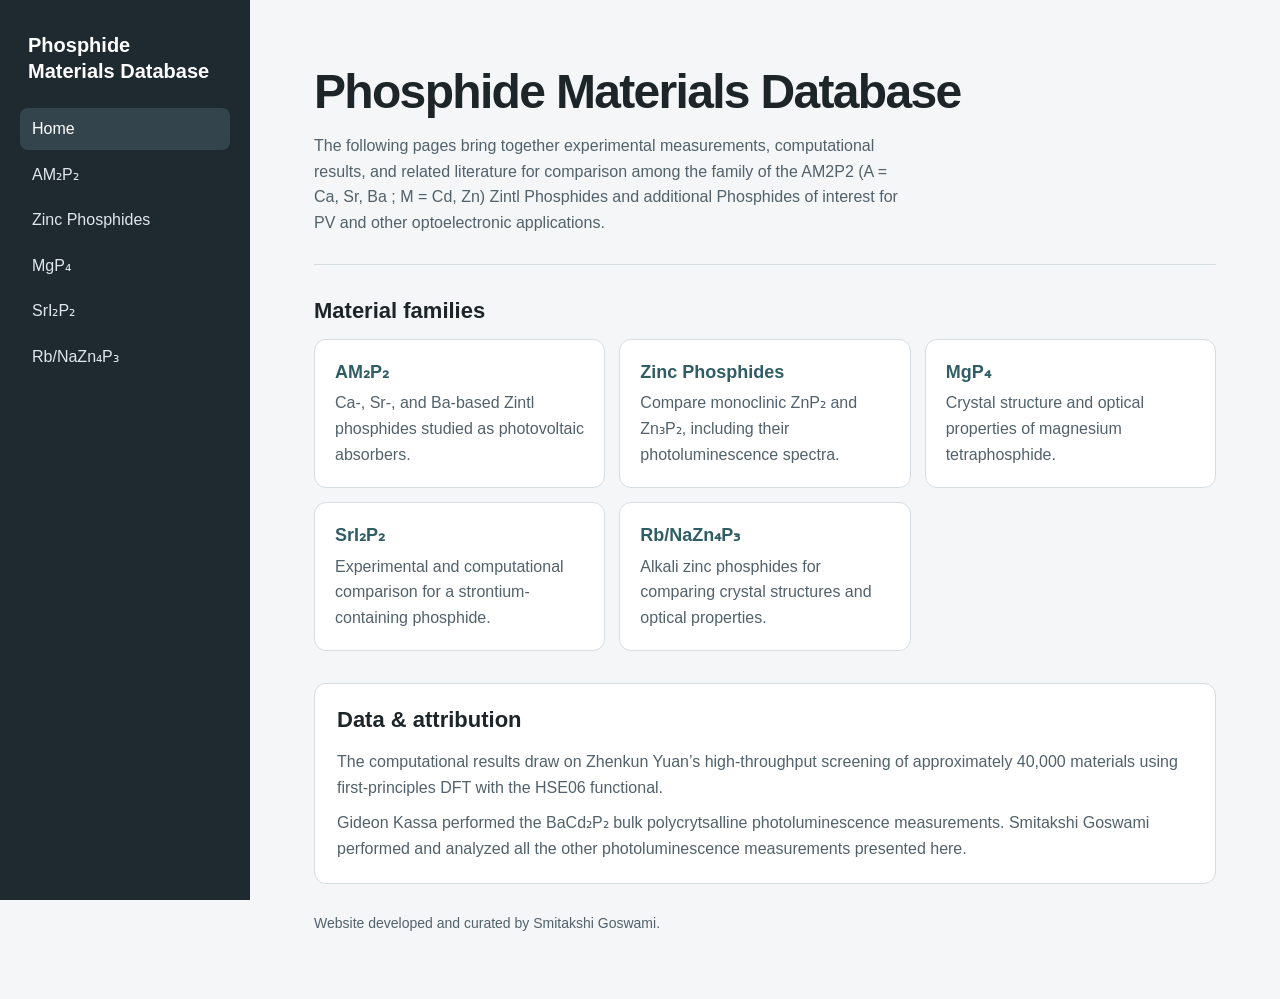
<file: index.html>
<!DOCTYPE html>
<html lang="en">
<head>
  <meta charset="UTF-8" />
  <meta name="viewport" content="width=device-width, initial-scale=1.0" />
  <title>Phosphide Materials Database</title>

  <style>
    :root {
      --background: #f4f6f8;
      --surface: #fff;
      --sidebar: #1f2a30;
      --text: #1d2529;
      --muted: #52616a;
      --accent: #315e65;
      --border: #d6dde1;
    }

    * {
      box-sizing: border-box;
    }

    body {
      margin: 0;
      background: var(--background);
      color: var(--text);
      font-family: Arial, sans-serif;
      line-height: 1.6;
    }

    .layout {
      display: grid;
      grid-template-columns: 250px minmax(0, 1fr);
      min-height: 100vh;
    }

    .sidebar {
      position: sticky;
      top: 0;
      height: 100vh;
      overflow-y: auto;
      padding: 32px 20px;
      background: var(--sidebar);
      color: #dfe7eb;
    }

    .site-name {
      display: block;
      margin: 0 8px 24px;
      color: #fff;
      font-size: 20px;
      font-weight: 700;
      line-height: 1.3;
      text-decoration: none;
    }

    .nav {
      display: grid;
      gap: 4px;
    }

    .nav a {
      padding: 8px 12px;
      border-radius: 8px;
      color: inherit;
      text-decoration: none;
    }

    .nav a:hover,
    .nav a[aria-current="page"] {
      background: #34444c;
      color: #fff;
    }

    .content {
      width: 100%;
      max-width: 1220px;
      margin-inline: auto;
      padding: clamp(24px, 5vw, 64px);
    }

    .hero {
      padding-bottom: 28px;
      border-bottom: 1px solid var(--border);
    }

    h1, h2, h3, p {
      margin: 0;
    }

    h1 {
      font-size: clamp(30px, 4vw, 48px);
      line-height: 1.15;
      letter-spacing: -0.035em;
    }

    h2 {
      margin-bottom: 14px;
      font-size: 22px;
      line-height: 1.3;
    }

    .hero p {
      max-width: 66ch;
      margin-top: 14px;
      color: var(--muted);
    }

    .section {
      margin-top: 32px;
    }

    .grid {
      display: grid;
      grid-template-columns: repeat(auto-fit, minmax(min(100%, 230px), 1fr));
      gap: 14px;
    }

    .card {
      display: block;
      padding: 20px;
      border: 1px solid var(--border);
      border-radius: 12px;
      background: var(--surface);
      color: inherit;
      text-decoration: none;
    }

    .card:hover {
      border-color: var(--accent);
      background: #f5faf9;
    }

    .card h3 {
      margin-bottom: 6px;
      color: var(--accent);
      font-size: 18px;
      line-height: 1.35;
    }

    .card p,
    .attribution p {
      color: var(--muted);
    }

    .attribution {
      padding: 22px;
      border: 1px solid var(--border);
      border-radius: 12px;
      background: var(--surface);
    }

    .attribution p + p {
      margin-top: 10px;
    }

    .site-footer {
      margin-top: 28px;
      color: var(--muted);
      font-size: 14px;
    }

    a:focus-visible {
      outline: 3px solid #477e86;
      outline-offset: 3px;
    }

    .sidebar a:focus-visible {
      outline-color: #b1e0e4;
    }

    @media (max-width: 760px) {
      .layout {
        grid-template-columns: minmax(0, 1fr);
      }

      .sidebar {
        position: static;
        height: auto;
        padding: 20px;
      }

      .site-name {
        margin: 0 0 12px;
      }

      .nav {
        display: flex;
        flex-wrap: wrap;
      }

      .nav a {
        padding: 6px 10px;
      }
    }
  </style>
</head>

<body>
  <div class="layout">
    <aside class="sidebar">
      <a class="site-name" href="index.html">Phosphide Materials Database</a>

      <nav class="nav" aria-label="Main navigation">
        <a href="index.html" aria-current="page">Home</a>
        <a href="am2p2.html">AM₂P₂</a>
        <a href="znp.html">Zinc Phosphides</a>
        <a href="mgp4.html">MgP₄</a>
        <a href="sri2p2.html">SrI₂P₂</a>
        <a href="rb-nazn4p3.html">Rb/NaZn₄P₃</a>
      </nav>
    </aside>

    <main class="content">
      <header class="hero">
        <h1>Phosphide Materials Database</h1>
        <p>
           The following pages bring together experimental measurements,
          computational results, and related literature for comparison among the family of the AM2P2 (A = Ca, Sr, Ba ; M = Cd, Zn) Zintl Phosphides and additional Phosphides of interest for PV and other optoelectronic applications. 
        </p>
      </header>

      <section class="section" aria-labelledby="materials-heading">
        <h2 id="materials-heading">Material families</h2>

        <div class="grid">
          <a class="card" href="am2p2.html">
            <h3>AM₂P₂</h3>
            <p>Ca-, Sr-, and Ba-based Zintl phosphides studied as photovoltaic absorbers.</p>
          </a>

          <a class="card" href="znp.html">
            <h3>Zinc Phosphides</h3>
            <p>Compare monoclinic ZnP₂ and Zn₃P₂, including their photoluminescence spectra.</p>
          </a>

          <a class="card" href="mgp4.html">
            <h3>MgP₄</h3>
            <p>Crystal structure and optical properties of magnesium tetraphosphide.</p>
          </a>

          <a class="card" href="sri2p2.html">
            <h3>SrI₂P₂</h3>
            <p>Experimental and computational comparison for a strontium-containing phosphide.</p>
          </a>

          <a class="card" href="rb-nazn4p3.html">
            <h3>Rb/NaZn₄P₃</h3>
            <p>Alkali zinc phosphides for comparing crystal structures and optical properties.</p>
          </a>
        </div>
      </section>

      <section class="section attribution" aria-labelledby="attribution-heading">
        <h2 id="attribution-heading">Data &amp; attribution</h2>

        <p>
          The computational results draw on Zhenkun Yuan’s high-throughput
          screening of approximately 40,000 materials using first-principles
          DFT with the HSE06 functional.
        </p>

        <p>
          Gideon Kassa performed the BaCd₂P₂ bulk polycrytsalline photoluminescence measurements.
          Smitakshi Goswami performed and analyzed all the other photoluminescence
          measurements presented here.
        </p>
      </section>

      <footer class="site-footer">
      Website developed and curated by Smitakshi Goswami.
      </footer>
    </main>
  </div>
</body>
</html>
</file>
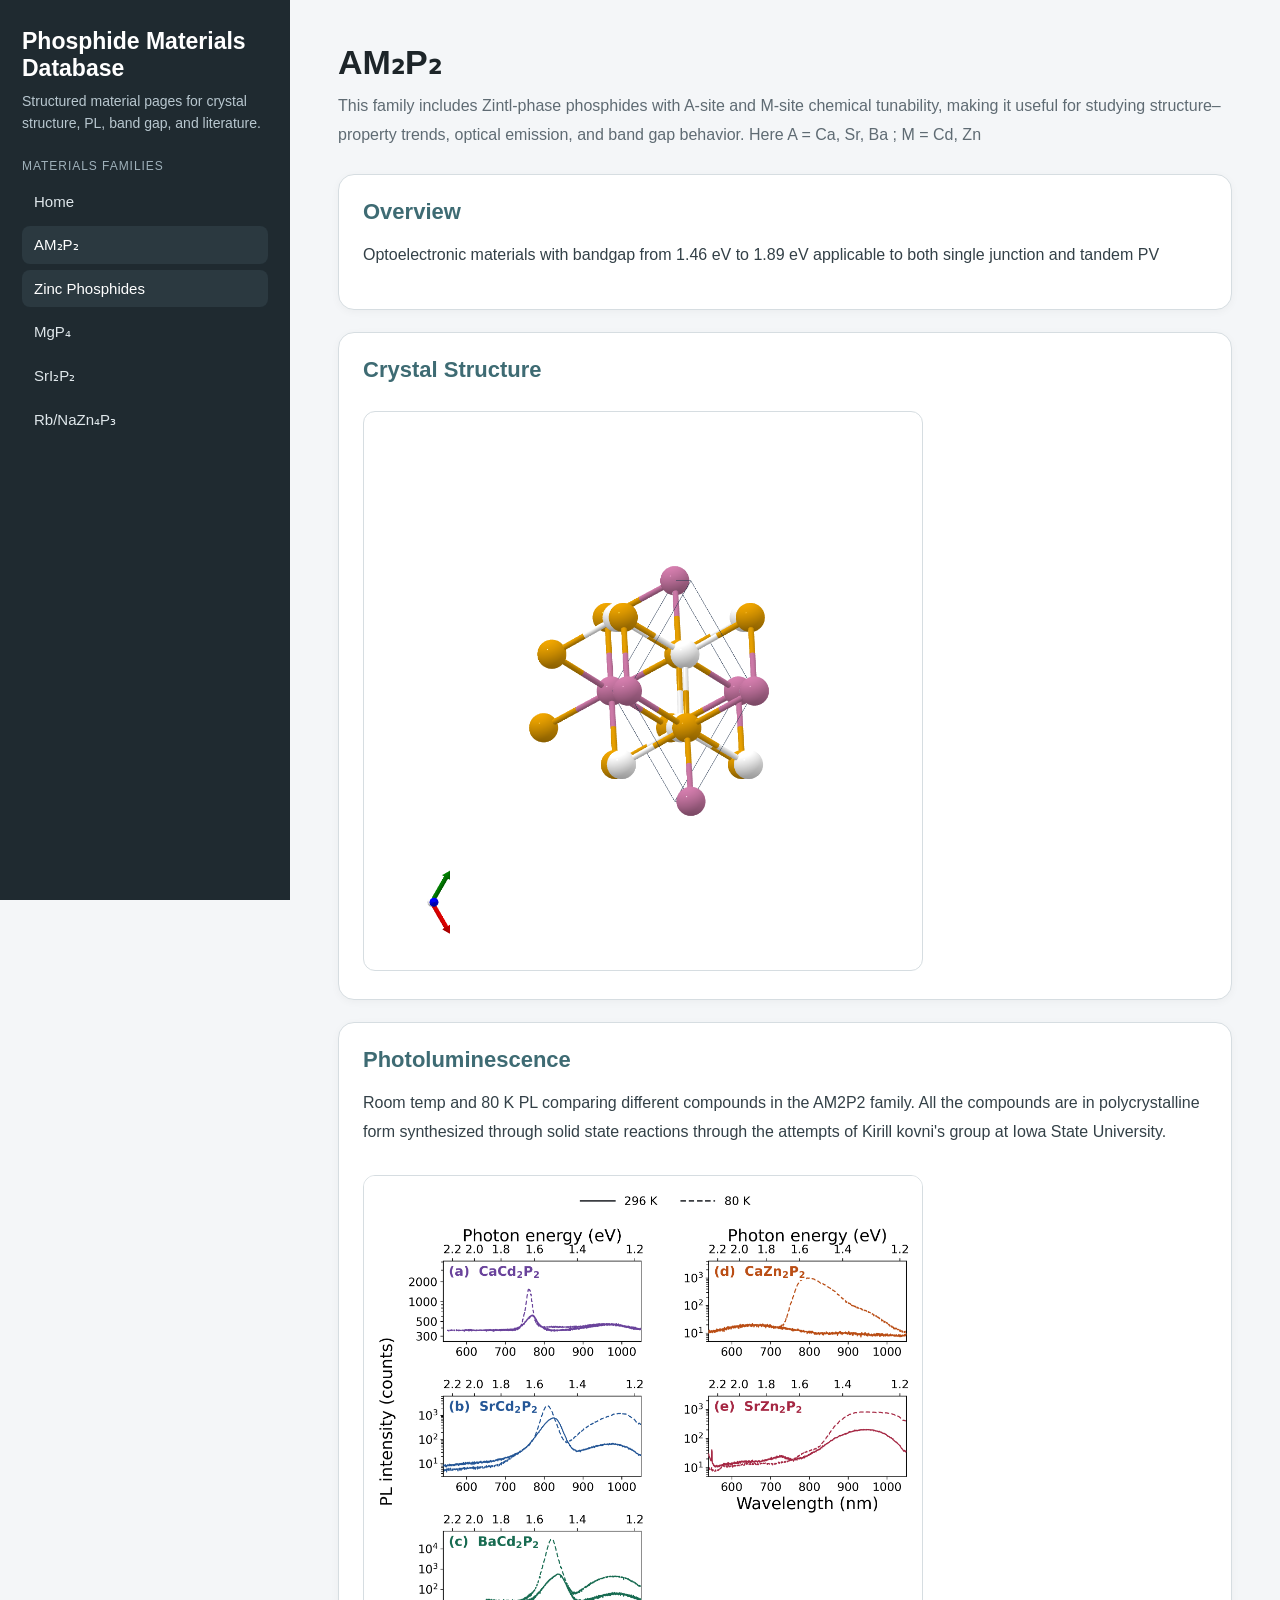
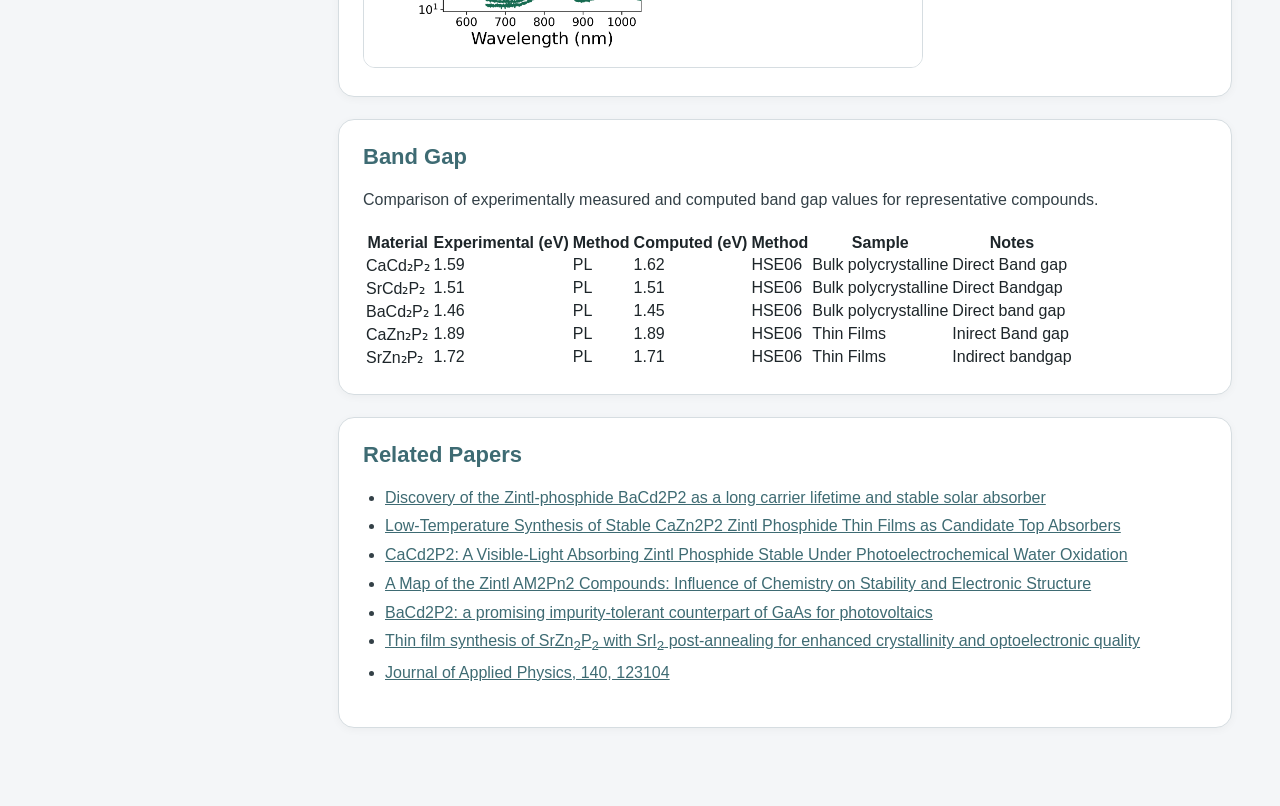
<file: am2p2.html>
<!DOCTYPE html>
<html lang="en">
<head>
  <meta charset="UTF-8" />
  <meta name="viewport" content="width=device-width, initial-scale=1.0" />
  <title>AM₂P₂ | Phosphide Materials Database</title>
  <style>
    :root {
      --bg: #f4f6f8;
      --panel: #ffffff;
      --sidebar: #1f2a30;
      --sidebar-text: #dfe7eb;
      --accent: #3e6b73;
      --muted: #5f6b73;
      --border: #d6dde1;
    }
    * { box-sizing: border-box; }
    body {
      margin: 0;
      font-family: Arial, sans-serif;
      background: var(--bg);
      color: #1d2529;
    }
    .layout { display: flex; min-height: 100vh; }
    .sidebar {
      width: 290px;
      background: var(--sidebar);
      color: var(--sidebar-text);
      padding: 28px 22px;
      position: fixed;
      height: 100vh;
      overflow-y: auto;
    }
    .sidebar h1 {
      margin: 0 0 8px;
      font-size: 23px;
      color: white;
    }
    .sidebar p {
      margin: 0 0 24px;
      font-size: 14px;
      line-height: 1.6;
      color: #b8c7cf;
    }
    .nav-section-title {
      margin: 24px 0 10px;
      font-size: 12px;
      text-transform: uppercase;
      letter-spacing: 0.08em;
      color: #9fb1ba;
    }
    .nav a {
      display: block;
      color: var(--sidebar-text);
      text-decoration: none;
      padding: 10px 12px;
      border-radius: 8px;
      margin-bottom: 6px;
      font-size: 15px;
    }
    .nav a:hover, .nav a.active {
      background: #2b3940;
      color: white;
    }
    .content {
      margin-left: 290px;
      width: calc(100% - 290px);
      padding: 42px 48px 56px;
    }
    .page-header {
      margin-bottom: 24px;
    }
    .page-header h2 {
      margin: 0 0 10px;
      font-size: 34px;
    }
    .page-header p {
      margin: 0;
      color: var(--muted);
      line-height: 1.8;
      max-width: 900px;
    }
    .section-card {
      background: var(--panel);
      border: 1px solid var(--border);
      border-radius: 16px;
      padding: 24px;
      margin-bottom: 22px;
      box-shadow: 0 2px 8px rgba(18, 28, 33, 0.04);
    }
    .section-card h3 {
      margin-top: 0;
      margin-bottom: 12px;
      font-size: 22px;
      color: var(--accent);
    }
    .section-card p, .section-card li {
      line-height: 1.8;
      color: #334047;
    }
    .section-card img {
      width: 100%;
      max-width: 560px;
      border-radius: 12px;
      border: 1px solid var(--border);
      margin-top: 12px;
      background: white;
    }
    ul { padding-left: 22px; }
    a { color: var(--accent); }
    @media (max-width: 900px) {
      .layout { flex-direction: column; }
      .sidebar {
        position: relative;
        width: 100%;
        height: auto;
      }
      .content {
        margin-left: 0;
        width: 100%;
        padding: 28px 20px 36px;
      }
    }
  </style>
</head>
<body>
  <div class="layout">
    <aside class="sidebar">
      <h1>Phosphide Materials Database</h1>
      <p>Structured material pages for crystal structure, PL, band gap, and literature.</p>

      <div class="nav-section-title">Materials Families</div>
      <nav class="nav">
        <a href="index.html">Home</a>
        <a href="am2p2.html" class="active">AM₂P₂</a>
        <a href="znp.html" class="active">Zinc Phosphides</a>
        <a href="mgp4.html">MgP₄</a>
        <a href="sri2p2.html">SrI₂P₂</a>
        <a href="rb-nazn4p3.html">Rb/NaZn₄P₃</a>

        
      </nav>
    </aside>

    <main class="content">
      <div class="page-header">
        <h2>AM₂P₂</h2>
        <p>
          This family includes Zintl-phase phosphides with A-site and M-site chemical tunability,
          making it useful for studying structure–property trends, optical emission, and band gap behavior. Here A = Ca, Sr, Ba ; M = Cd, Zn
        </p>
      </div>

      <div class="section-card">
        <h3>Overview</h3>
        <p>
         Optoelectronic materials with bandgap from 1.46 eV to 1.89 eV applicable to both single junction and tandem PV
        </p>
      </div>

      <div class="section-card">
        <h3>Crystal Structure</h3>
        <p>
          
        </p>
        <img src="am2p2.png" alt="AM2P2 crystal structure">
      </div>

      <div class="section-card">
        <h3>Photoluminescence</h3>
        <p>
         Room temp and 80 K PL comparing different compounds in the AM2P2 family. All the compounds are in polycrystalline form synthesized through solid state reactions through the attempts of Kirill kovni's group at Iowa State University.  
        </p>
        <img src="AM2P2_PL_AOM.png" alt="AM2P2 photoluminescence">
      </div>

      <div class="section-card">
  <h3>Band Gap</h3>

  <p>
    Comparison of experimentally measured and computed band gap values for representative compounds.
  </p>

  <div class="table-container">
    <table>
      <thead>
        <tr>
          <th>Material</th>
          <th>Experimental (eV)</th>
          <th>Method</th>
          <th>Computed (eV)</th>
          <th>Method</th>
          <th>Sample</th>
          <th>Notes</th>
        </tr>
      </thead>
      <tbody>

        <tr>
          <td>CaCd₂P₂</td>
          <td>1.59</td>
          <td>PL</td>
          <td>1.62</td>
          <td>HSE06</td>
          <td> Bulk polycrystalline</td>
          <td>Direct Band gap</td>
        </tr>

        <tr>
          <td>SrCd₂P₂</td>
          <td>1.51</td>
          <td>PL</td>
          <td>1.51</td>
          <td>HSE06</td>
          <td>Bulk polycrystalline</td>
          <td>Direct Bandgap</td>
        </tr>

        <tr>
          <td>BaCd₂P₂</td>
          <td>1.46</td>
          <td>PL </td>
          <td>1.45</td>
          <td>HSE06</td>
          <td>Bulk polycrystalline</td>
          <td>Direct band gap</td>
        </tr>
        
        <td>CaZn₂P₂</td>
          <td>1.89</td>
          <td>PL</td>
          <td>1.89</td>
          <td>HSE06</td>
          <td>Thin Films</td>
          <td>Inirect Band gap</td>
        </tr>
        <tr>
          <td>SrZn₂P₂</td>
          <td>1.72</td>
          <td>PL</td>
          <td>1.71</td>
          <td>HSE06</td>
          <td>Thin Films</td>
          <td>Indirect bandgap</td>
        </tr>
      </tbody>
    </table>
  </div>
</div>

      <div class="section-card">
        <h3>Related Papers</h3>
        <ul>
          <li><a href="https://www.cell.com/joule/fulltext/S2542-4351(24)00100-4" target="_blank">Discovery of the Zintl-phosphide BaCd2P2 as a long carrier lifetime and stable solar absorber</a></li>
          <li><a href="https://advanced.onlinelibrary.wiley.com/doi/full/10.1002/aenm.202402640" target="_blank">Low-Temperature Synthesis of Stable CaZn2P2 Zintl Phosphide Thin Films as Candidate Top Absorbers</a></li>
          <li><a href="https://advanced.onlinelibrary.wiley.com/doi/full/10.1002/aenm.202505089" target="_blank">CaCd2P2: A Visible-Light Absorbing Zintl Phosphide Stable Under Photoelectrochemical Water Oxidation</a></li>
          <li><a href="https://pubs.acs.org/doi/full/10.1021/acs.chemmater.5c00353" target="_blank">A Map of the Zintl AM2Pn2 Compounds: Influence of Chemistry on Stability and Electronic Structure</a></li>
          <li><a href="https://advanced.onlinelibrary.wiley.com/doi/full/10.1002/adom.202503820" target="_blank">BaCd2P2: a promising impurity-tolerant counterpart of GaAs for photovoltaics</a></li>
          <li><a href="https://doi.org/10.1039/D6TC01400C" target="_blank" rel="noopener">Thin film synthesis of SrZn<sub>2</sub>P<sub>2</sub> with SrI<sub>2</sub> post-annealing for enhanced crystallinity and optoelectronic quality</a></li>
          <li><a href="https://pubs.aip.org/aip/jap/article/140/12/123104/3405181"target="_blank" rel="noopener">Journal of Applied Physics, 140, 123104 </a></li>
          
          
        </ul>
      </div>
    </main>
  </div>
</body>
</html>
</file>
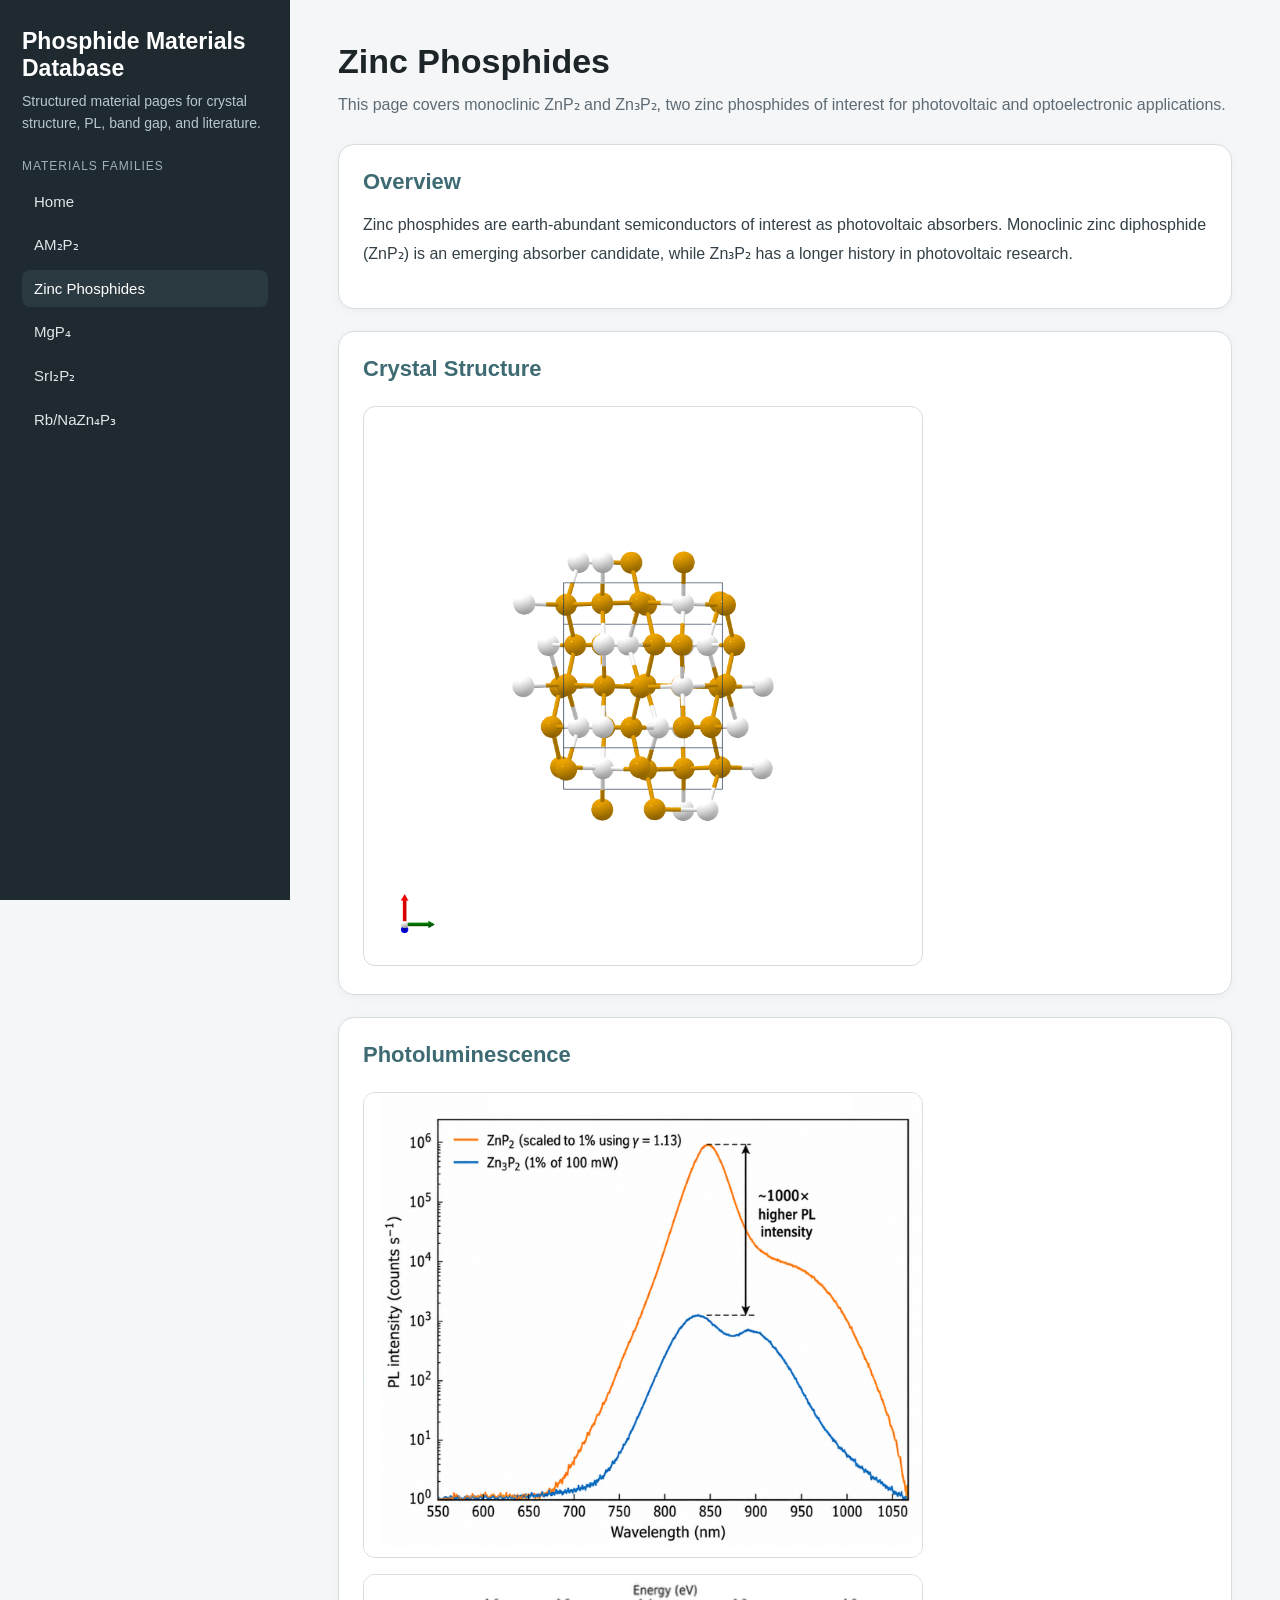
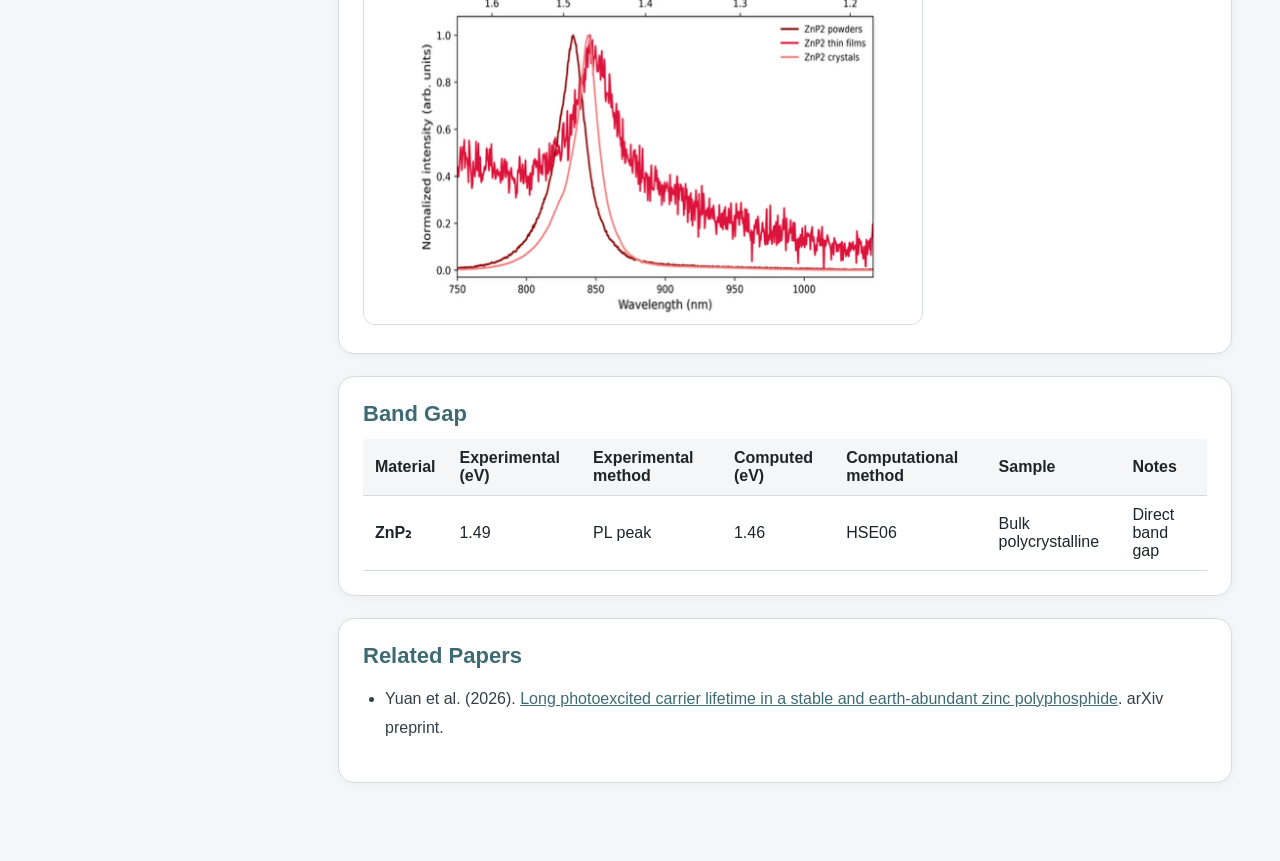
<file: znp.html>
<!DOCTYPE html>
<html lang="en">
<head>
  <meta charset="UTF-8" />
  <meta name="viewport" content="width=device-width, initial-scale=1.0" />
  <title>Zinc Phosphides | Phosphide Materials Database</title>
  <style>
    :root {
      --bg: #f4f6f8;
      --panel: #ffffff;
      --sidebar: #1f2a30;
      --sidebar-text: #dfe7eb;
      --accent: #3e6b73;
      --muted: #5f6b73;
      --border: #d6dde1;
    }

    * { box-sizing: border-box; }
    body { margin: 0; font-family: Arial, sans-serif; background: var(--bg); color: #1d2529; }
    .layout { display: flex; min-height: 100vh; }

    .sidebar {
      width: 290px; background: var(--sidebar); color: var(--sidebar-text);
      padding: 28px 22px; position: fixed; height: 100vh; overflow-y: auto;
    }

    .sidebar h1 { margin: 0 0 8px; font-size: 23px; color: white; }
    .sidebar p { margin: 0 0 24px; font-size: 14px; line-height: 1.6; color: #b8c7cf; }

    .nav-section-title {
      margin: 24px 0 10px; font-size: 12px; text-transform: uppercase;
      letter-spacing: 0.08em; color: #9fb1ba;
    }

    .nav a {
      display: block; color: var(--sidebar-text); text-decoration: none;
      padding: 10px 12px; border-radius: 8px; margin-bottom: 6px; font-size: 15px;
    }

    .nav a:hover, .nav a.active { background: #2b3940; color: white; }

    .content { margin-left: 290px; width: calc(100% - 290px); padding: 42px 48px 56px; }
    .page-header h2 { margin: 0 0 10px; font-size: 34px; }
    .page-header p { margin: 0 0 24px; color: var(--muted); line-height: 1.8; max-width: 900px; }

    .section-card {
      background: var(--panel); border: 1px solid var(--border); border-radius: 16px;
      padding: 24px; margin-bottom: 22px; box-shadow: 0 2px 8px rgba(18, 28, 33, 0.04);
    }

    .section-card h3 { margin-top: 0; margin-bottom: 12px; font-size: 22px; color: var(--accent); }
    .section-card p, .section-card li { line-height: 1.8; color: #334047; }

    .section-card img {
      width: 100%; max-width: 560px; border-radius: 12px; border: 1px solid var(--border);
      margin-top: 12px; background: white;
    }

    .table-container { overflow-x: auto; }
    .table-container table { width: 100%; border-collapse: collapse; }
    .table-container th, .table-container td {
      padding: 10px 12px; text-align: left; border-bottom: 1px solid var(--border);
    }
    .table-container thead th { background: var(--bg); }

    ul { padding-left: 22px; }
    a { color: var(--accent); }

    @media (max-width: 900px) {
      .layout { flex-direction: column; }
      .sidebar { position: relative; width: 100%; height: auto; }
      .content { margin-left: 0; width: 100%; padding: 28px 20px 36px; }
    }
  </style>
</head>
<body>
  <div class="layout">
    <aside class="sidebar">
      <h1>Phosphide Materials Database</h1>
      <p>Structured material pages for crystal structure, PL, band gap, and literature.</p>

      <div class="nav-section-title">Materials Families</div>
      <nav class="nav" aria-label="Materials families">
        <a href="index.html">Home</a>
        <a href="am2p2.html">AM₂P₂</a>
        <a href="znp.html" class="active" aria-current="page">Zinc Phosphides</a>
        <a href="mgp4.html">MgP₄</a>
        <a href="sri2p2.html">SrI₂P₂</a>
        <a href="rb-nazn4p3.html">Rb/NaZn₄P₃</a>
      </nav>
    </aside>

    <main class="content">
      <header class="page-header">
        <h2>Zinc Phosphides</h2>
        <p>
          This page covers monoclinic ZnP₂ and Zn₃P₂, two zinc phosphides of
          interest for photovoltaic and optoelectronic applications.
        </p>
      </header>

      <section class="section-card">
        <h3>Overview</h3>
        <p>
          Zinc phosphides are earth-abundant semiconductors of interest as
          photovoltaic absorbers. Monoclinic zinc diphosphide (ZnP₂) is an emerging
          absorber candidate, while Zn₃P₂ has a longer history in photovoltaic research.
        </p>
      </section>

      <section class="section-card">
        <h3>Crystal Structure</h3>
        <img src="ZnP2-P2_1_c (2).png" alt="Crystal structure of monoclinic ZnP₂" />
      </section>

      <section class="section-card">
        <h3>Photoluminescence</h3>
        <img src="ZNP2_VS_ZN3P2.png" alt="Comparison of ZnP₂ and Zn₃P₂ photoluminescence spectra" />
        <img src="ZNP2_PL_all.png" alt="Photoluminescence spectra of ZnP₂" />
      </section>

      <section class="section-card">
        <h3 id="band-gap-heading">Band Gap</h3>
        <div class="table-container">
          <table aria-labelledby="band-gap-heading">
            <thead>
              <tr>
                <th scope="col">Material</th>
                <th scope="col">Experimental (eV)</th>
                <th scope="col">Experimental method</th>
                <th scope="col">Computed (eV)</th>
                <th scope="col">Computational method</th>
                <th scope="col">Sample</th>
                <th scope="col">Notes</th>
              </tr>
            </thead>
            <tbody>
              <tr>
                <th scope="row">ZnP₂</th>
                <td>1.49</td>
                <td>PL peak</td>
                <td>1.46</td>
                <td>HSE06</td>
                <td>Bulk polycrystalline</td>
                <td>Direct band gap</td>
              </tr>
            </tbody>
          </table>
        </div>
      </section>

      <section class="section-card">
        <h3>Related Papers</h3>
        <ul>
          <li>
            Yuan et al. (2026).
            <a href="https://doi.org/10.48550/arXiv.2603.18263"
               target="_blank" rel="noopener noreferrer">Long photoexcited carrier lifetime in a stable and earth-abundant zinc polyphosphide</a>.
            arXiv preprint.
          </li>
        </ul>
      </section>
    </main>
  </div>
</body>
</html>
</file>
